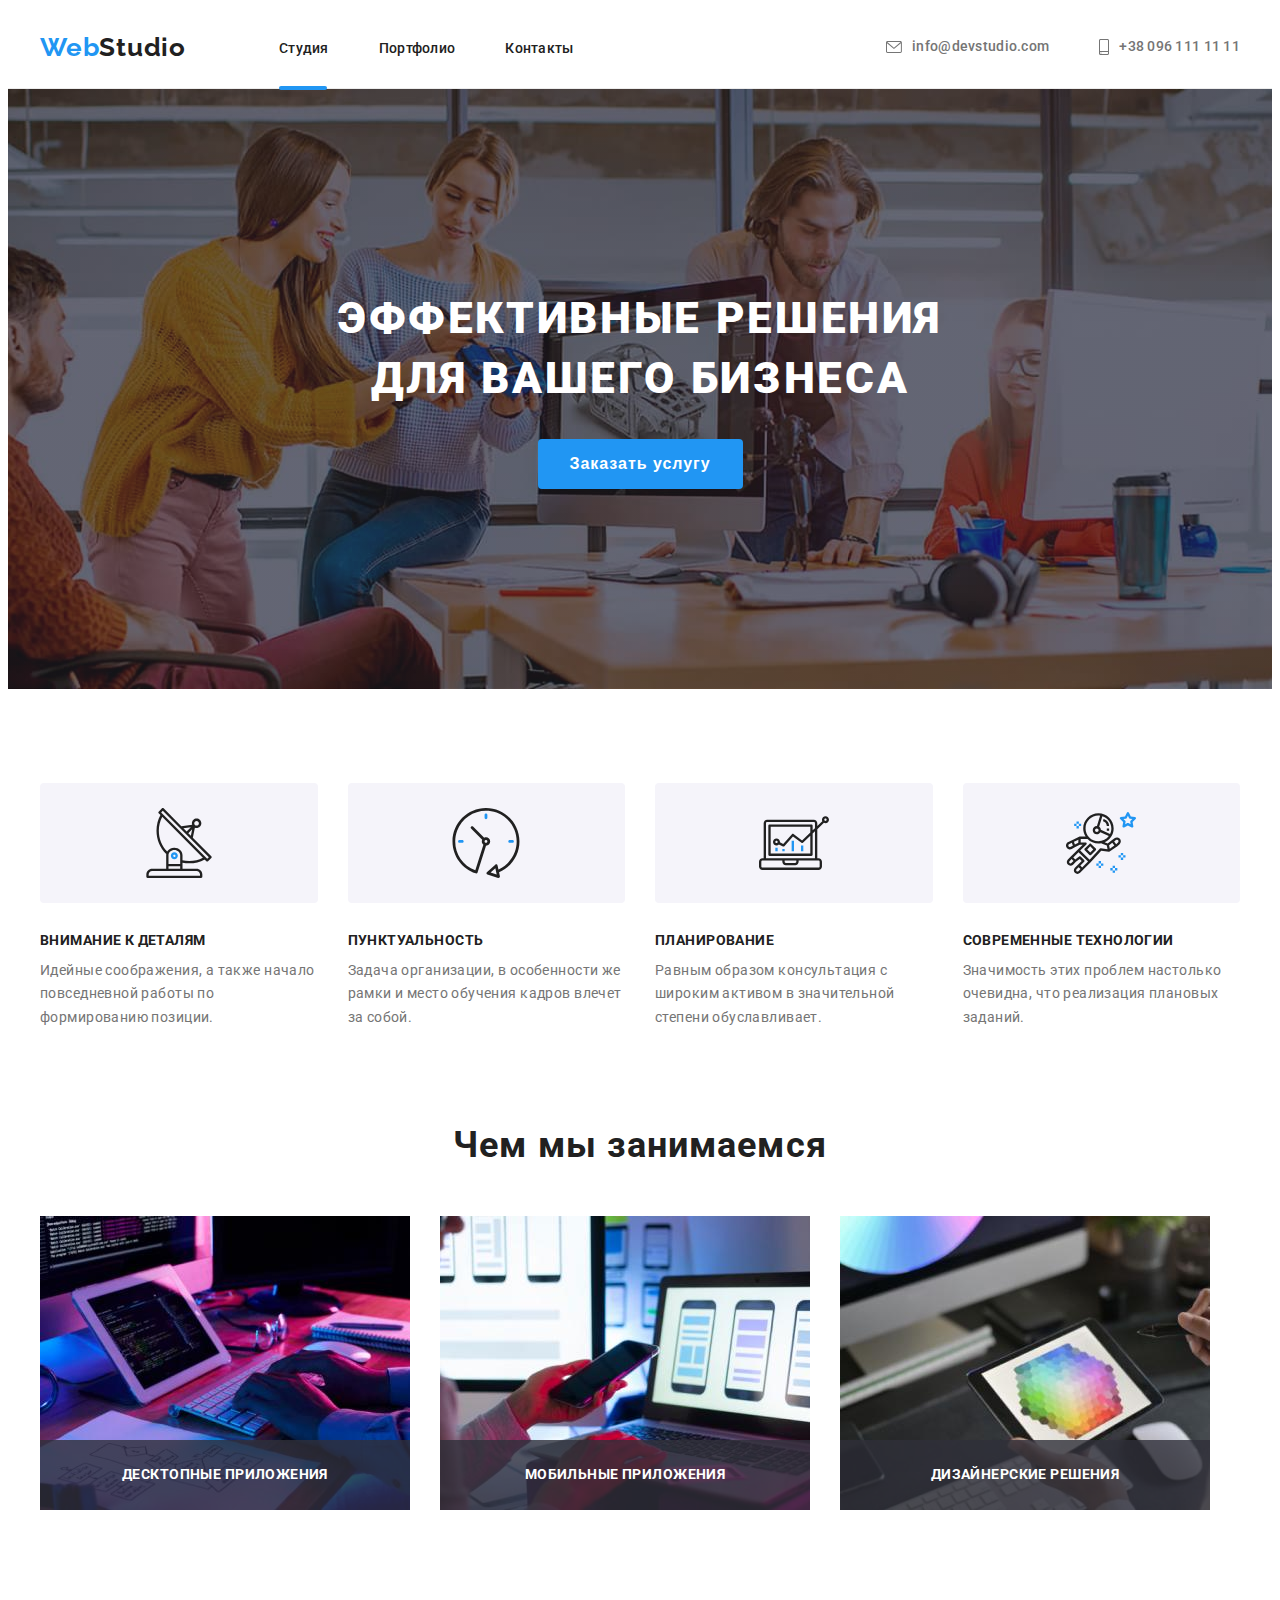
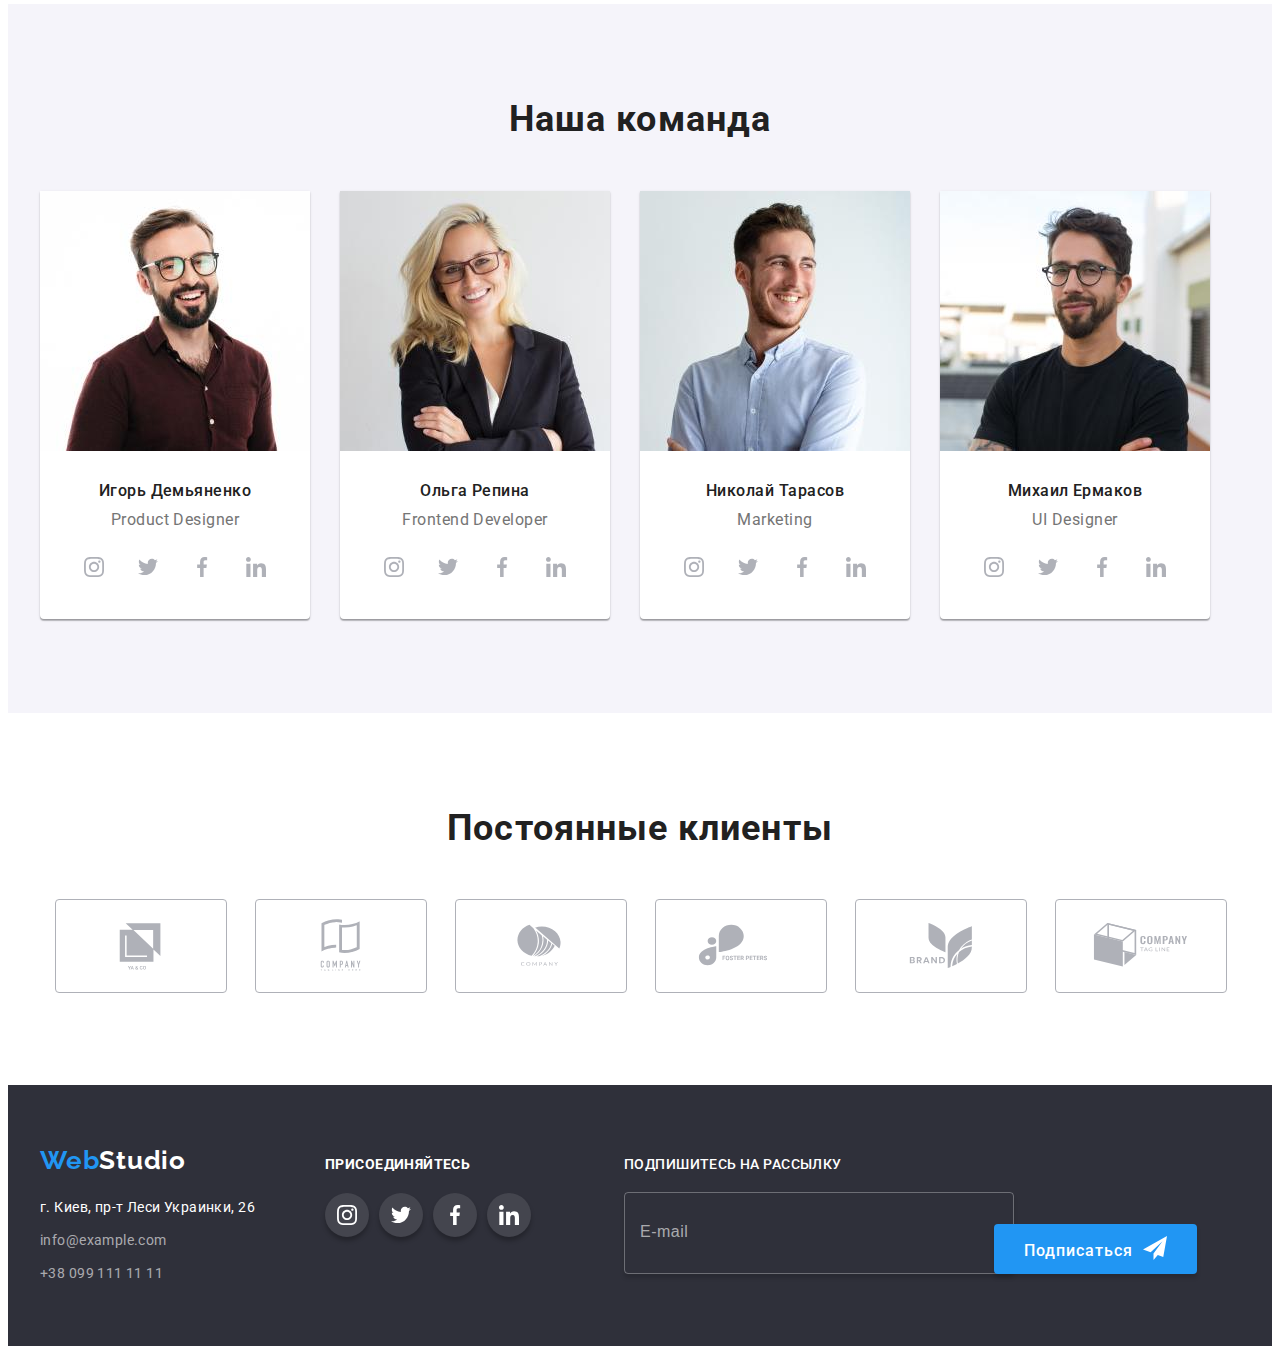
<file: index.html>
<!DOCTYPE html>
<html lang="ru">

<head>
    <meta charset="UTF-8">
    <meta http-equiv="X-UA-Compatible" content="IE=edge">
    <meta name="viewport" content="width=device-width, initial-scale=1.0">
    <title>Studio</title>
    <link rel="preconnect" href="https://fonts.googleapis.com">
    <link rel="preconnect" href="https://fonts.gstatic.com" crossorigin>
    <link href="https://fonts.googleapis.com/css2?family=Raleway:wght@700&family=Roboto:wght@400;500;700;900&display=swap"
        rel="stylesheet">
    <link rel="stylesheet" href="https://cdnjs.cloudflare.com/ajax/libs/modern-normalize/1.1.0/modern-normalize.min.css"
        integrity="sha512-wpPYUAdjBVSE4KJnH1VR1HeZfpl1ub8YT/NKx4PuQ5NmX2tKuGu6U/JRp5y+Y8XG2tV+wKQpNHVUX03MfMFn9Q=="
        crossorigin="anonymous" referrerpolicy="no-referrer" />
    <link rel="stylesheet" href="./css/main.min.css"/>
</head>

<body>
    <!--Heder-->
    <header class="header">
        <div class="container header__container">
            <nav class="header-nav">
                <a class="link logo header-logo" href="#">Web<span class="link logo logo--black">Studio</span> </a>
                <ul class="header-nav__list">
                    <li class="header-nav__item"><a class="link header-nav__link current" href="./index.html">Студия</a></li>
                    <li class="header-nav__item"><a class="link header-nav__link" href="./portfolio.html">Портфолио</a>
                    </li>
                    <li class="header-nav__item"><a class="link header-nav__link" href="#">Контакты</a></li>
                </ul>
            </nav>
            <ul class="container-connection">
                <li class="header-connection__item"> 
                <a class="link header-connection__link" href="mailto:info@devstudio.com"> <svg class="header-connection__icon" width="16" height="12">
                    <use href="./images/icons.svg#icon-envelope">
                    </use>
                </svg> info@devstudio.com
                </a>
            </li>
                <li class="header-item-connection">
                    <a class="link header-connection__link" href="tel:+380961111111"> <svg class="header-connection__icon" width="10" height="16">
                        <use href="./images/icons.svg#icon-smartphone">
                        </use>
                    </svg> +38 096 111 11 11
                    </a>
                </li>
            </ul>
        </div>
    </header>
    <main>
        <!--Hero-->
        <section class="hero">
            <div class="hero__container">
                <h1 class="hero__title">Эффективные решения <br> для вашего бизнеса </h1>
                <button class="hero__btn" type="button" data-modal-open>Заказать услугу</button>
            </div>
        </section>
        <!--Features-->
        <section class="section">
            <div class="container">
                <h2 class="visually-hidden">Особенности работы</h2>
                <ul class="features__list">
                    <li class="features__item">
                        <div class="features-figure__container">
                            <svg class="features-figure__icon" width="70" height="70">
                                <use href="./images/icons.svg#icon-antenna"></use>
                            </svg>
                        </div>
                        <h3 class="features__title">Внимание к деталям</h3>
                        <p class="features__text">Идейные соображения, а также начало повседневной работы по формированию
                            позиции.</p>
                    </li>
                    <li class="features__item">
                        <div class="features-figure__container">
                            <svg class="features-figure__icon" width="70" height="70">
                                <use href="./images/icons.svg#icon-clock"></use>
                            </svg>
                        </div>
                        <h3 class="features__title">Пунктуальность</h3>
                        <p class="features__text">Задача организации, в особенности же рамки и место обучения кадров влечет
                            за собой.</p>
                    </li>
                    <li class="features__item">
                        <div class="features-figure__container">
                            <svg class="features-figure__icon" width="70" height="70">
                                <use href="./images/icons.svg#icon-diagram"></use>
                            </svg>
                        </div>
                        <h3 class="features__title">Планирование</h3>
                        <p class="features__text">Равным образом консультация с широким активом в значительной степени
                            обуславливает.</p>
                    </li>
                    <li class="features__item">
                        <div class="features-figure__container">
                            <svg class="features-figure__icon" width="70" height="70">
                                <use href="./images/icons.svg#icon-astronaut"></use>
                            </svg>
                        </div>
                        <h3 class="features__title">Современные технологии</h3>
                        <p class="features__text">Значимость этих проблем настолько очевидна, что реализация плановых
                            заданий.</p>
                    </li>
                </ul>
            </div>
        </section>
        <!--About-->
        <section class="about section">
            <div class="container">
                <h2 class="section__title">Чем мы занимаемся</h2>
                <ul class="about__list">
                    <li class="about__item">
                        <div class="about__wrap">
                        <img src="./images/img-about-1.jpg" alt="набор текста на компьютере"
                            width="370" height="294">
                        <p class="about-top__text">Десктопные приложения</p>
                        </div>
                        </li>
                    <li class="about__item">
                        <div class="about__wrap">
                        <img src="./images/img-about-2.jpg" alt="работа на смартфоне и ноутбуке"
                            width="370" height="294">
                            <p class="about-top__text"> Мобильные приложения</p>
                        </div>
                        </li>
                    <li class="about__item">
                        <div class="about__wrap">
                        <img src="./images/img-about-3.jpg" alt="работа на планшете" width="370"
                            height="294">
                            <p class="about-top__text">Дизайнерские решения</p>
                        </div>
                        </li>
                </ul>
            </div>
        </section>
        <!--Team-->
        <section class="section team">
            <div class="container team__container">
                <h2 class="section__title">Наша команда</h2>
                <ul class="team__list">
                    <li class="team__item"><img class="team-img" src="./images/img-team-1.jpg"
                            alt="мужчина с бородой в очках улыбается" width="270" height="260">
                        <div class="team__wrapper">
                            <h3 class="team__member">Игорь Демьяненко</h3>
                            <p class="team__text" lang="en">Product Designer</p>
                            <ul class="social__list">
                                <li class="social__item">
                                    <a href="" class="social__link"> 
                                        <svg class="social__icon" width="20" height="20">
                                            <use href="./images/icons.svg#icon-instagram"></use>
                                    </svg> </a>
                                </li>
                                <li class="social__item">
                                <a href="" class="social__link">
                                    <svg class="social__icon" width="20" height="20">
                                        <use href="./images/icons.svg#icon-twitter"></use>
                                    </svg> </a>
                                </li>
                                <li class="social__item">
                                    <a href="" class="social__link">
                                        <svg class="social__icon" width="20" height="20">
                                            <use href="./images/icons.svg#icon-facebook"></use>
                                        </svg> </a>
                                </li>
                                <li class="social__item">
                                    <a href="" class="social__link">
                                        <svg class="social__icon" width="20" height="20">
                                            <use href="./images/icons.svg#icon-linkedin"></use>
                                        </svg> </a>
                                </li>
                            </ul>
                        </div>
                    </li>
                    <li class="team__item"><img class="team-img" src="./images/img-team-2.jpg"
                            alt="женщина с белыми волосами в очках улыбается" width="270" height="260">
                        <div class="team__wrapper">
                            <h3 class="team__member">Ольга Репина</h3>
                            <p class="team__text" lang="en">Frontend Developer</p>
                            <ul class="social__list">
                                <li class="social__item">
                                    <a href="" class="social__link">
                                        <svg class="social__icon" width="20" height="20">
                                            <use href="./images/icons.svg#icon-instagram"></use>
                                        </svg> </a>
                                </li>
                                <li class="social__item">
                                    <a href="" class="social__link">
                                        <svg class="social__icon" width="20" height="20">
                                            <use href="./images/icons.svg#icon-twitter"></use>
                                        </svg> </a>
                                </li>
                                <li class="social__item">
                                    <a href="" class="social__link">
                                        <svg class="social__icon" width="20" height="20">
                                            <use href="./images/icons.svg#icon-facebook"></use>
                                        </svg> </a>
                                </li>
                                <li class="social__item">
                                    <a href="" class="social__link">
                                        <svg class="social__icon" width="20" height="20">
                                            <use href="./images/icons.svg#icon-linkedin"></use>
                                        </svg> </a>
                                </li>
                            </ul>
                        </div>
                    </li>
                    <li class="team__item"><img class="team-img" src="./images/img-team-3.jpg"
                            alt="мужчина с бородой улыбается" width="270" height="260">
                        <div class="team__wrapper">
                            <h3 class="team__member">Николай Тарасов</h3>
                            <p class="team__text" lang="en">Marketing</p>
                            <ul class="social__list">
                                <li class="social__item">
                                    <a href="" class="social__link">
                                        <svg class="social__icon" width="20" height="20">
                                            <use href="./images/icons.svg#icon-instagram"></use>
                                        </svg> </a>
                                </li>
                                <li class="social__item">
                                    <a href="" class="social__link">
                                        <svg class="social__icon" width="20" height="20">
                                            <use href="./images/icons.svg#icon-twitter"></use>
                                        </svg> </a>
                                </li>
                                <li class="social__item">
                                    <a href="" class="social__link">
                                        <svg class="social__icon" width="20" height="20">
                                            <use href="./images/icons.svg#icon-facebook"></use>
                                        </svg> </a>
                                </li>
                                <li class="social__item">
                                    <a href="" class="social__link">
                                        <svg class="social__icon" width="20" height="20">
                                            <use href="./images/icons.svg#icon-linkedin"></use>
                                        </svg> </a>
                                </li>
                            </ul>
                        </div>
                    </li>
                    <li class="team__item"><img class="team-img" src="./images/img-team-4.jpg"
                            alt="мужчина с бородой в очках" width="270" height="260">
                        <div class="team__wrapper">
                            <h3 class="team__member">Михаил Ермаков</h3>
                            <p class="team__text" lang="en">UI Designer</p>
                            <ul class="social__list">
                                <li class="social__item">
                                    <a href="" class="social__link">
                                        <svg class="social__icon" width="20" height="20">
                                            <use href="./images/icons.svg#icon-instagram"></use>
                                        </svg> </a>
                                </li>
                                <li class="social__item">
                                    <a href="" class="social__link">
                                        <svg class="social__icon" width="20" height="20">
                                            <use href="./images/icons.svg#icon-twitter"></use>
                                        </svg> </a>
                                </li>
                                <li class="social__item">
                                    <a href="" class="social__link">
                                        <svg class="social__icon" width="20" height="20">
                                            <use href="./images/icons.svg#icon-facebook"></use>
                                        </svg> </a>
                                </li>
                                <li class="social__item">
                                    <a href="" class="social__link">
                                        <svg class="social__icon" width="20" height="20">
                                            <use href="./images/icons.svg#icon-linkedin"></use>
                                        </svg> </a>
                                </li>
                            </ul>
                        </div>
                    </li>
                </ul>
            </div>
        </section>
        <!--Clients-->
        <section class="section clients">
            <div class="container">
                <h2 class="section__title">Постоянные клиенты</h2>
                <ul class="clients__list">
                    <li class="clients__item">
                        <a href="" class="clients__link">
                            <svg class="clients__icon" width="106" height="60">
                                <use href="./images/icons.svg#icon-Logo"></use>
                            </svg> 
                        </a>
                    </li>
                    <li class="clients__item">
                        <a href="" class="clients__link">
                            <svg class="clients__icon" width="106" height="60">
                                <use href="./images/icons.svg#icon-Logo-1"></use>
                            </svg>
                        </a>
                    </li>
                    <li class="clients__item">
                        <a href="" class="clients__link">
                            <svg class="clients__icon" width="106" height="60">
                                <use href="./images/icons.svg#icon-Logo-2"></use>
                            </svg>
                        </a>
                    </li>
                    <li class="clients__item">
                        <a href="" class="clients__link">
                            <svg class="clients__icon" width="106" height="60">
                                <use href="./images/icons.svg#icon-Logo-3"></use>
                            </svg>
                        </a>
                    </li>
                    <li class="clients__item">
                        <a href="" class="clients__link">
                            <svg class="clients__icon" width="106" height="60">
                                <use href="./images/icons.svg#icon-Logo-4"></use>
                            </svg>
                        </a>
                    </li>
                    <li class="clients__item">
                        <a href="" class="clients__link">
                            <svg class="clients__icon" width="106" height="60">
                                <use href="./images/icons.svg#icon-Logo-5"></use>
                            </svg>
                        </a>
                    </li>
                                
                </ul>
            </div>
        </section>
    </main>
    <!--Footer-->
    <footer class="footer">
        <div class="container footer__container">
            <div class="footer-contacts">
            <a class="link logo footer__logo" href="#">Web<span class="link logo logo-white">Studio</span></a>
            <address>
                <ul class="footer__list">
                    <li class="footer__item"> <a class="footer-address link" href="https://goo.gl/maps/AKUyDyYheWw1DLar9"
                            target="_blank" rel="noreferrer noopener">г. Киев, пр-т Леси Украинки, 26</a> 
                        </li>
                    <li class="footer__item"> <a class="footer-connection link"
                            href="mailto:info@example.com">info@example.com</a> 
                        </li>
                    <li class="footer__item"> <a class="footer-connection link" href="tel:+380991111111">+38 099 111 11 11</a> 
                    </li>
                </ul>
            </address>
            </div>
                <div class="footer-social">
                    <h3 class="footer__title">присоединяйтесь
                    </h3>
                    <ul class="social__list">
                        <li class="social__item">
                            <a href="" class="social__link footer-social__link">
                                <svg class="social__icon footer-social__icon" width="20" height="20">
                                    <use href="./images/icons.svg#icon-instagram"></use>
                                </svg> </a>
                        </li>
                        <li class="social__item">
                            <a href="" class="social__link footer-social__link">
                                <svg class="social___icon footer-social__icon" width="20" height="20">
                                    <use href="./images/icons.svg#icon-twitter"></use>
                                </svg> </a>
                        </li>
                        <li class="social__item">
                            <a href="" class="social__link footer-social__link" >
                                <svg class="social__icon footer-social__icon" width="20" height="20">
                                    <use href="./images/icons.svg#icon-facebook"></use>
                                </svg> </a>
                        </li>
                        <li class="social__item">
                            <a href="" class="social__link footer-social__link">
                                <svg class="social__icon footer-social__icon" width="20" height="20">
                                    <use href="./images/icons.svg#icon-linkedin"></use>
                                </svg> </a>
                        </li>
                    </ul>
                </div>
                <div class="footer-form__container">
                    <form action="#" class="footer-form">
                        <div class="footer-box">
                            <label class="footer-form__text" for="email">Подпишитесь на рассылку</label>
                            <input class="footer-form__input" type="email" name="user-mail" id="email" placeholder="E-mail">
                        </div>
                        <button class="footer-form__btn button" type="submit">Подписаться
                            <svg class="footer-form__icon" width="24" height="24">
                                <use href="./images/icons.svg#icon-icon-send"></use>
                            </svg>
                        </button>
                    </form>
                </div>
        </div>
    </footer>
    <!--Modal-->
    <div class="backdrop is-hidden" data-modal>
        <div class="modal">
            <button type="button" class="modal-close" data-modal-close> 
                <svg class="modal-close__icon" width="18" height="18">  
                    <use href="./images/icons.svg#icon-close"></use></svg>
            </button>
            <p class="modal__title">Оставьте свои данные, мы вам перезвоним</p>
            <form action="#" class="modal-form">
                <label class="modal-form__field">Имя
                    <span class="modal-form__wrapper">
                        <input type="text" required name="user-name" class="modal-form__input"/>
                        <svg class="modal__icon" width="18" height="18">
                        <use href="./images/icons.svg#icon-person-black-18dp-1"></use></svg>
                    </span>
                </label>
                <label class="modal-form__field">Телефон
                    <span class="modal-form__wrapper">
                        <input type="tel" name="user-tel" required class="modal-form__input"/>
                        <svg class="modal__icon" width="18" height="18">
                        <use href="./images/icons.svg#icon-phone-black-18dp-1"></use></svg>
                    </span>
                </label>
                <label class="modal-form__field">Почта
                    <span class="modal-form__wrapper">
                        <input type="email" name="user-email" required class="modal-form__input"/>
                        <svg class="modal__icon" width="18" height="18">
                        <use href="./images/icons.svg#icon-email-black-18dp-1"></use>
                        </svg>
                    </span>
                </label>
                <label class="modal-form__field">Комментарий
                    <textarea name="text" class="modal-form__text" placeholder="Введите текст"></textarea>
                </label>
                <div>
                    <input type="checkbox" name="policy" class="modal__check visually-hidden" id="policy"/>
                    <label for="policy" class="modal__text">
                    <span class="check__wrapper"><svg class="check__icon" width="11" height="8"><use href="./images/icons.svg#icon-Vector"></use></svg></span> Соглашаюсь с рассылкой и принимаю &nbsp;<a href="" class="check__link">Условия договора</a>
                    </label>
                </div>
                <button type="submit" class="modal__btn">Отправить</button>
            </form>
        </div>
    </div>
    <script src="./js/modal.js"></script>
</body>
</html>
</file>
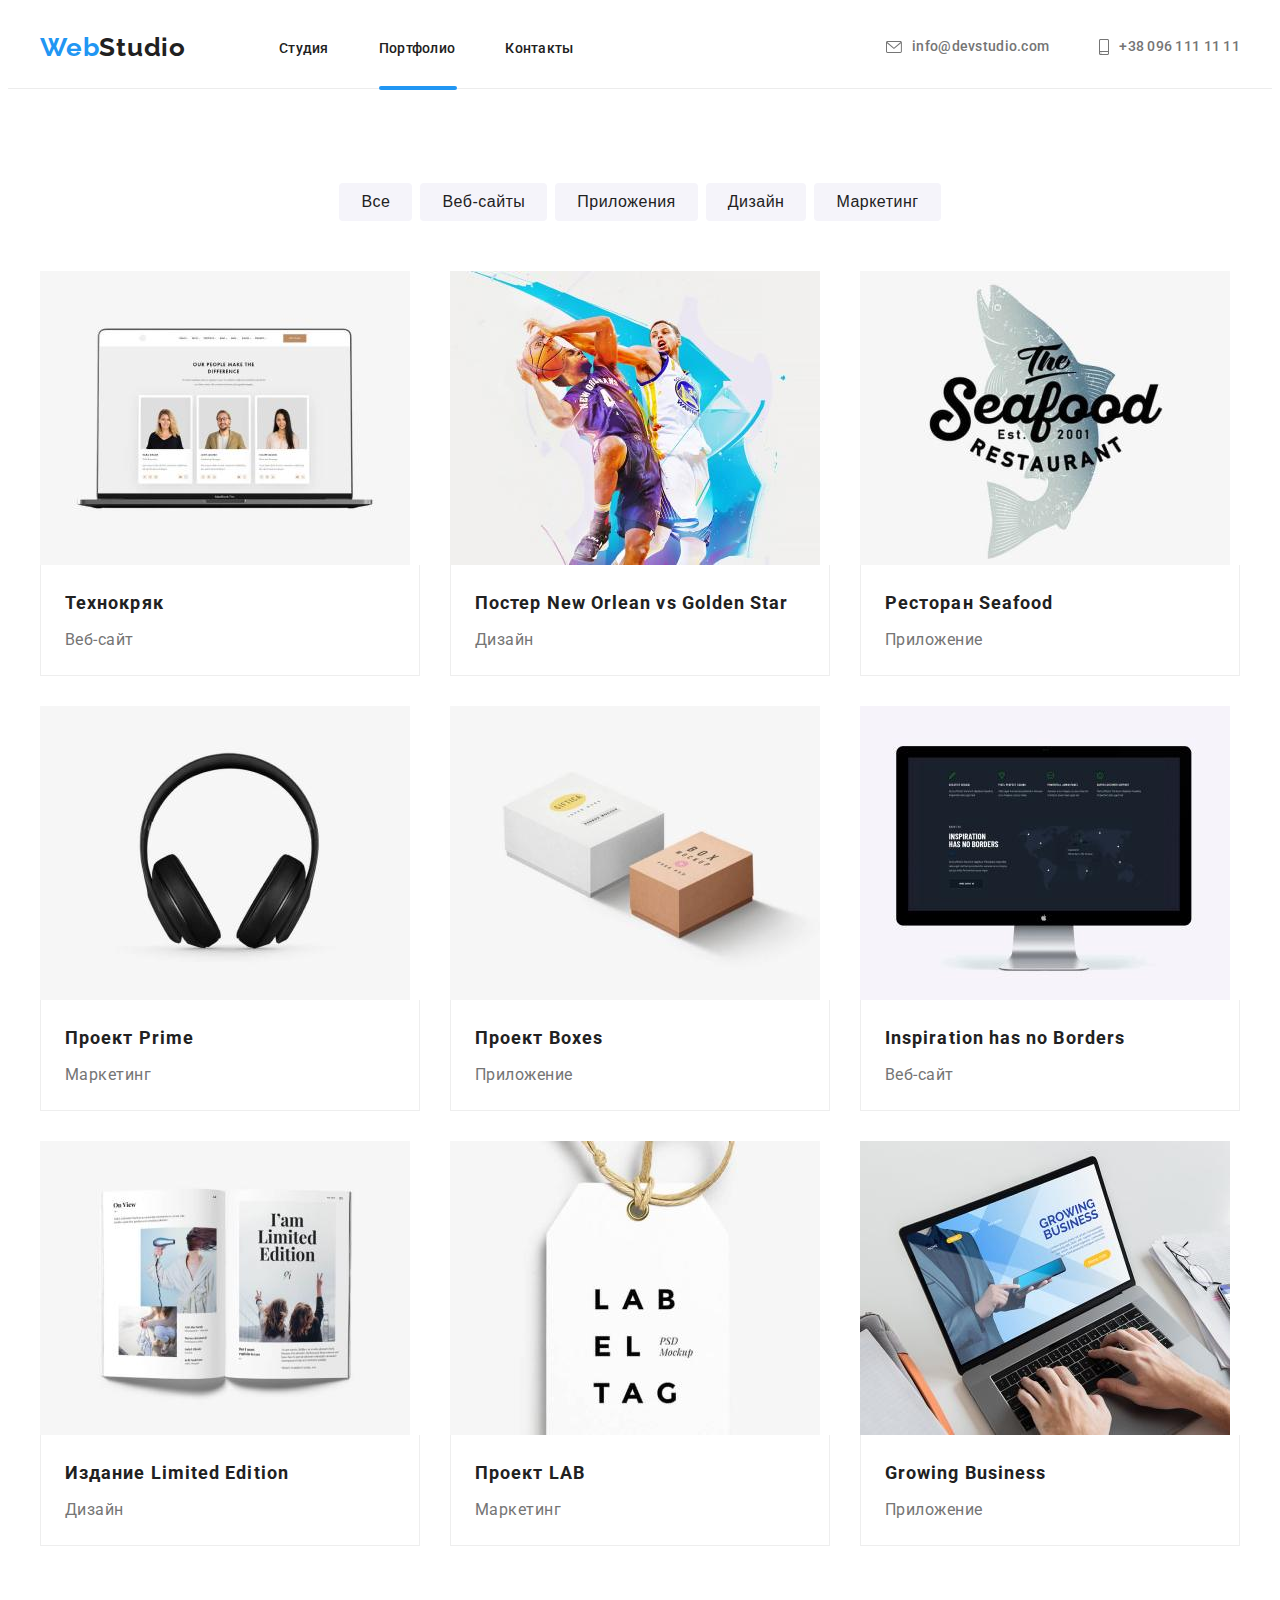
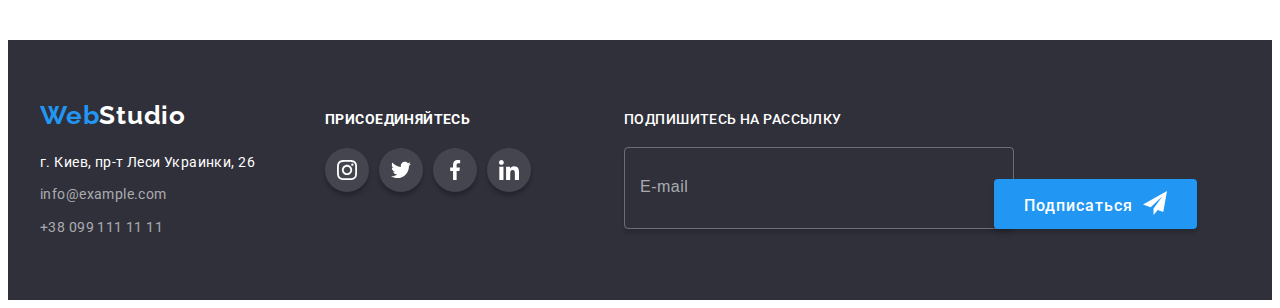
<file: portfolio.html>
<!DOCTYPE html>
<html lang="ru">

<head>
    <meta charset="UTF-8">
    <meta http-equiv="X-UA-Compatible" content="IE=edge">
    <meta name="viewport" content="width=device-width, initial-scale=1.0">
    <title>Portfolio</title>
    <link rel="preconnect" href="https://fonts.googleapis.com">
    <link rel="preconnect" href="https://fonts.gstatic.com" crossorigin>
    <link
        href="https://fonts.googleapis.com/css2?family=Raleway:wght@700&family=Roboto:wght@400;500;700;900&display=swap"
        rel="stylesheet">
    <link rel="stylesheet" href="https://cdnjs.cloudflare.com/ajax/libs/modern-normalize/1.1.0/modern-normalize.min.css"
        integrity="sha512-wpPYUAdjBVSE4KJnH1VR1HeZfpl1ub8YT/NKx4PuQ5NmX2tKuGu6U/JRp5y+Y8XG2tV+wKQpNHVUX03MfMFn9Q=="
        crossorigin="anonymous" referrerpolicy="no-referrer" />
    <link rel="stylesheet" href="./css/main.min.css"/>
</head>

<body> 
    <!--Heder-->
        <header class="header">
            <div class="container header__container">
                <nav class="header-nav">
                    <a class="link logo header-logo" href="#">Web<span class="link logo logo--black">Studio</span> </a>
                    <ul class="header-nav__list">
                        <li class="header-nav__item"><a class="link header-nav__link" href="./index.html">Студия</a>
                        </li>
                        <li class="header-nav__item"><a class="link header-nav__link current-portfolio" href="./portfolio.html">Портфолио</a>
                        </li>
                        <li class="header-nav__item"><a class="link header-nav__link" href="#">Контакты</a></li>
                    </ul>
                </nav>
                <ul class="container-connection">
                    <li class="header-connection__item">
                        <a class="link header-connection__link" href="mailto:info@devstudio.com"> <svg
                                class="header-connection__icon" width="16" height="12">
                                <use href="./images/icons.svg#icon-envelope">
                                </use>
                            </svg> info@devstudio.com
                        </a>
                    </li>
                    <li class="header-item-connection">
                        <a class="link header-connection__link" href="tel:+380961111111"> <svg class="header-connection__icon"
                                width="10" height="16">
                                <use href="./images/icons.svg#icon-smartphone">
                                </use>
                            </svg> +38 096 111 11 11
                        </a>
                    </li>
                </ul>
            </div>
        </header>
    <main>
        <!--Portfolio-->
        <section class="section">
            <div class="container">
                <h1 class="visually-hidden">Портфолио</h1>
                <ul class="filter__list">
                    <li class="filter__item"> <button class="filter__btn" type="button"> Все </button> </li>
                    <li class="filter__item"> <button class="filter__btn" type="button">Веб-сайты</button> </li>
                    <li class="filter__item"> <button class="filter__btn" type="button">Приложения</button> </li>
                    <li class="filter__item"> <button class="filter__btn" type="button">Дизайн</button> </li>
                    <li class="filter__item"> <button class="filter__btn" type="button">Маркетинг</button></li>
                </ul>
                <ul class="portfolio__list">
                    <li class="portfolio__item">
                        <a href="" class="link portfolio__link">
                            <div class="portfolio__wrap">
                                <img class="portfolio__img" src="./images/img-gallery-1.jpg"
                                alt="люди в экране ноутбука" width="370" height="294">
                                <p class="portfolio-top__text">Технокряк это современная площадка распространения коронавируса. Компании используют эту платформу для цифрового
                                шпионажа и атак на защищённые сервера конкурентов.</p>
                            </div>
                            <div class="container-border">
                                <h2 class="portfolio__title">Технокряк</h2>
                                <p class="portfolio__text">Веб-сайт</p>
                            </div>
                        </a>
                    </li>
                    <li class="portfolio__item">
                        <a href="" class="link portfolio__link">
                            <div class="portfolio__wrap">
                            <img class="portfolio__img" src="./images/img-gallery-2.jpg"
                            alt="два баскетболиста" width="370" height="294">
                            <p class="portfolio-top__text">Технокряк это современная площадка распространения коронавируса. Компании используют эту
                                платформу для цифрового
                                шпионажа и атак на защищённые сервера конкурентов.</p>
                            </div>
                            <div class="container-border">
                            <h2 class="portfolio__title">Постер New Orlean vs Golden Star</h2>
                            <p class="portfolio__text">Дизайн</p>
                        </div>
                        </a>
                    </li>
                    <li class="portfolio__item">
                        <a href="" class="link portfolio__link">
                        <div class="portfolio__wrap">
                            <img class="portfolio__img" src="./images/img-gallery-3.jpg"
                            alt="логотип ресторана" width="370" height="294">
                            <p class="portfolio-top__text">Технокряк это современная площадка распространения коронавируса. Компании используют эту
                                платформу для цифрового
                                шпионажа и атак на защищённые сервера конкурентов.</p>
                                </div>
                        <div class="container-border">
                            <h2 class="portfolio__title">Ресторан Seafood</h2>
                            <p class="portfolio__text">Приложение</p>
                        </div>
                        </a>
                    </li>
                    <li class="portfolio__item">
                        <a href="" class="link portfolio__link">
                        <div class="portfolio__wrap">
                            <img class="portfolio__img" src="./images/img-gallery-4.jpg"
                            alt="наушники" width="370" height="294">
                            <p class="portfolio-top__text">Технокряк это современная площадка распространения коронавируса. Компании используют эту
                                платформу для цифрового
                                шпионажа и атак на защищённые сервера конкурентов.</p>
                            </div>
                        <div class="container-border">
                            <h2 class="portfolio__title">Проект Prime</h2>
                            <p class="portfolio__text">Маркетинг</p>
                        </div>
                        </a>
                    </li>
                    <li class="portfolio__item">
                        <a href="" class="link portfolio__link">
                        <div class="portfolio__wrap">
                            <img class="portfolio__img" src="./images/img-gallery-5.jpg"
                            alt="две коробки" width="370" height="294">
                            <p class="portfolio-top__text">Технокряк это современная площадка распространения коронавируса. Компании используют эту
                                платформу для цифрового
                                шпионажа и атак на защищённые сервера конкурентов.</p>
                            </div>
                        <div class="container-border">
                            <h2 class="portfolio__title">Проект Boxes</h2>
                            <p class="portfolio__text">Приложение</p>
                        </div>
                        </a>
                    </li>
                    <li class="portfolio__item">
                        <a href="" class="link portfolio__link">
                        <div class="portfolio__wrap">
                            <img class="portfolio__img" src="./images/img-gallery-6.jpg"
                            alt="монитор макбука" width="370" height="294">
                            <p class="portfolio-top__text">Технокряк это современная площадка распространения коронавируса. Компании используют эту
                                платформу для цифрового
                                шпионажа и атак на защищённые сервера конкурентов.</p>
                            </div>
                        <div class="container-border">
                            <h2 class="portfolio__title">Inspiration has no Borders</h2>
                            <p class="portfolio__text">Веб-сайт</p>
                        </div>
                        </a>
                    </li>
                    <li class="portfolio__item">
                        <a href="" class="link portfolio__link">
                        <div class="portfolio__wrap">
                            <img class="portfolio__img" src="./images/img-gallery-7.jpg"
                            alt="открытый журнал" width="370" height="294">
                            <p class="portfolio-top__text">Технокряк это современная площадка распространения коронавируса. Компании используют эту
                                платформу для цифрового
                                шпионажа и атак на защищённые сервера конкурентов.</p>
                            </div>
                        <div class="container-border">
                            <h2 class="portfolio__title">Издание Limited Edition</h2>
                            <p class="portfolio__text">Дизайн</p>
                        </div>
                        </a>
                    </li>
                    <li class="portfolio__item">
                        <a href="" class="link portfolio__link">
                        <div class="portfolio__wrap">
                            <img class="portfolio__img" src="./images/img-gallery-8.jpg"
                            alt="карточка" width="370" height="294">
                            <p class="portfolio-top__text">Технокряк это современная площадка распространения коронавируса. Компании используют эту
                                платформу для цифрового
                                шпионажа и атак на защищённые сервера конкурентов.</p>
                            </div>
                        <div class="container-border">
                            <h2 class="portfolio__title">Проект LAB</h2>
                            <p class="portfolio__text">Маркетинг</p>
                        </div>
                        </a>
                    </li>
                    <li class="portfolio__item">
                        <a href="" class="link portfolio__link">
                        <div class="portfolio__wrap">
                            <img class="portfolio__img" src="./images/img-gallery-9.jpg"
                            alt="работа на ноутбуке" width="370" height="294">
                            <p class="portfolio-top__text">Технокряк это современная площадка распространения коронавируса. Компании используют эту
                                платформу для цифрового
                                шпионажа и атак на защищённые сервера конкурентов.</p>
                            </div>
                        <div class="container-border">
                            <h2 class="portfolio__title">Growing Business</h2>
                            <p class="portfolio__text">Приложение</p>
                        </div>
                        </a>
                    </li>
                </ul>
            </div>
        </section>
    </main>
    <!--Footer-->
    <!--Footer-->
    <footer class="footer">
        <div class="container footer__container">
            <div class="footer-contacts">
                <a class="link logo footer__logo" href="#">Web<span class="link logo logo-white">Studio</span></a>
                <address>
                    <ul class="footer__list">
                        <li class="footer__item"> <a class="footer-address link"
                                href="https://goo.gl/maps/AKUyDyYheWw1DLar9" target="_blank" rel="noreferrer noopener">г.
                                Киев, пр-т Леси Украинки, 26</a>
                        </li>
                        <li class="footer__item"> <a class="footer-connection link"
                                href="mailto:info@example.com">info@example.com</a>
                        </li>
                        <li class="footer__item"> <a class="footer-connection link" href="tel:+380991111111">+38 099 111 11
                                11</a>
                        </li>
                    </ul>
                </address>
            </div>
            <div class="footer-social">
                <h3 class="footer__title">присоединяйтесь
                </h3>
                <ul class="social__list">
                    <li class="social__item">
                        <a href="" class="social__link footer-social__link">
                            <svg class="social__icon footer-social__icon" width="20" height="20">
                                <use href="./images/icons.svg#icon-instagram"></use>
                            </svg> </a>
                    </li>
                    <li class="social__item">
                        <a href="" class="social__link footer-social__link">
                            <svg class="social___icon footer-social__icon" width="20" height="20">
                                <use href="./images/icons.svg#icon-twitter"></use>
                            </svg> </a>
                    </li>
                    <li class="social__item">
                        <a href="" class="social__link footer-social__link">
                            <svg class="social__icon footer-social__icon" width="20" height="20">
                                <use href="./images/icons.svg#icon-facebook"></use>
                            </svg> </a>
                    </li>
                    <li class="social__item">
                        <a href="" class="social__link footer-social__link">
                            <svg class="social__icon footer-social__icon" width="20" height="20">
                                <use href="./images/icons.svg#icon-linkedin"></use>
                            </svg> </a>
                    </li>
                </ul>
            </div>
            <div class="footer-form__container">
                <form action="#" class="footer-form">
                    <div class="footer-box">
                        <label class="footer-form__text" for="email">Подпишитесь на рассылку</label>
                        <input class="footer-form__input" type="email" name="user-mail" id="email" placeholder="E-mail">
                    </div>
                    <button class="footer-form__btn button" type="submit">Подписаться
                        <svg class="footer-form__icon" width="24" height="24">
                            <use href="./images/icons.svg#icon-icon-send"></use>
                        </svg>
                    </button>
                </form>
            </div>
        </div>
    </footer>
</body>

</html>
</file>
<file: css/main.min.css>
:root{--header-link-color: #212121;--header-address-color: #757575;--main-color: #ffff;--title-color: #212121;--text-color: #757575;--accent-color: #2196f3;--footer-color: #ffff;--footer-connection-color: rgba(255, 255, 255, 0.6);--btn-color: #212121;--icon-color: #ffffff}h1,h2,h3,h4,h5{margin:0;padding:0}p{margin:0;padding:0}ul{margin:0;padding:0;list-style:none}img{max-width:100%;height:auto;display:block}.link{text-decoration:none}.container{width:1200px;margin:0px auto;padding-left:15px;padding-right:15px}.section{padding-bottom:94px;padding-top:94px}.logo{font-family:Raleway;font-weight:700;font-size:26px;line-height:1.19;letter-spacing:0.03em;color:var(--accent-color)}.header-logo{margin-right:93px;align-items:center}.logo--black{color:var(--header-link-color)}.footer__logo{display:block;margin-bottom:20px}.logo-white{color:var(--footer-color)}body{font-family:"Roboto", sans-serif}.visually-hidden{position:absolute;width:1px;height:1px;margin:-1px;padding:0;overflow:hidden;border:0;clip:rect(0 0 0 0)}.is-hidden{visibility:hidden;opacity:0;pointer-events:none}.header{border-bottom:1px solid #ececec;padding-top:24px;padding-bottom:25px}.header__container{display:flex}.header-nav__list{display:flex;align-items:center}.header-nav__list :not(:last-child){margin-right:50px}.header-nav{display:flex;align-items:center}.header-connection__item:not(:last-child){margin-right:50px}.container-connection{margin-left:auto;display:flex;align-items:center}.header-nav__link{transition:color 250ms cubic-bezier(0.4, 0, 0.2, 1);font-weight:500;font-size:14px;line-height:1.14;letter-spacing:0.02em;color:var(--header-link-color)}.header-nav__link:hover,.header-nav__link:focus{color:var(--accent-color)}.current{position:relative}.current::after{content:"";position:absolute;display:block;width:48px;height:4px;bottom:-34px;background:#2196f3;border-radius:2px}.current-portfolio{position:relative}.current-portfolio::after{content:"";position:absolute;display:block;width:78px;height:4px;bottom:-34px;background:#2196f3;border-radius:2px}.header-connection__link{transition:color 250ms cubic-bezier(0.4, 0, 0.2, 1);display:flex;align-items:center;font-weight:500;font-size:14px;line-height:1.14;letter-spacing:0.02em;color:var(--header-address-color)}.header-connection__link:hover,.header-connection__link:focus{color:var(--accent-color)}.header-connection__link:hover .header-icon,.header-connection__link:focus .header-icon{fill:var(--accent-color)}.header-connection__icon{fill:#757575;margin-right:10px;transition:color 250ms cubic-bezier(0.4, 0, 0.2, 1)}.hero{padding:200px 0px;background-color:#2f303a;background-image:linear-gradient(rgba(47,48,58,0.4), rgba(47,48,58,0.4)),url(../images/hero-fon.jpg);background-repeat:no-repeat;background-position:center;background-size:cover;max-width:1600px;margin-left:auto;margin-right:auto}.hero__title{display:flex;align-items:center;justify-content:center;margin-bottom:30px;font-weight:900;font-size:44px;line-height:1.36;text-align:center;letter-spacing:0.06em;text-transform:uppercase;color:var(--main-color)}.hero__btn{display:block;margin:0 auto;font-weight:700;font-size:16px;line-height:1.87;letter-spacing:0.06em;color:var(--main-color);background-color:#2196f3;cursor:pointer;min-width:200px;height:50px;left:700px;top:430px;padding:10px 32px;border-radius:4px;border:transparent}.features__list{display:flex;flex-wrap:wrap;margin-left:-30px;margin-bottom:-30px}.features__item{flex-basis:calc((100% - 4 * 30px) / 4);margin-left:30px;margin-bottom:30px}.features__title{font-weight:700;font-size:14px;line-height:1.14;letter-spacing:0.03em;text-transform:uppercase;color:var(--title-color)}.features__text{margin-top:10px;font-size:14px;line-height:1.71;letter-spacing:0.03em;color:var(--text-color)}.features-figure__container{height:120px;background:#f5f4fa;border-radius:4px;display:flex;align-items:center;justify-content:center;margin-bottom:30px}.features-figure__icon{display:flex;align-items:center}.about{padding-top:0}.about__list{display:flex}.about__item:not(:last-child){margin-right:30px}.about__wrap{position:relative}.about-top__text{position:absolute;bottom:0;height:70px;display:flex;justify-content:center;align-items:center;width:100%;font-weight:700;font-size:14px;line-height:1.14;letter-spacing:0.03em;text-transform:uppercase;color:var(--icon-color);background:rgba(47,48,58,0.8)}.team{background-color:#f5f4fa}.section__title{font-weight:700;font-size:36px;line-height:1.17;text-align:center;letter-spacing:0.03em;color:var(--title-color);margin-bottom:50px}.team__list{display:flex}.team__item{background-color:#ffffff;border-radius:0px 0px 4px 4px;box-shadow:0px 1px 3px rgba(0,0,0,0.12),0px 1px 1px rgba(0,0,0,0.14),0px 2px 1px rgba(0,0,0,0.2)}.team__item:not(:last-child){margin-right:30px}.team__wrapper{padding-top:30px;padding-bottom:30px}.team__member{margin-bottom:10px;text-align:center;font-weight:500;font-size:16px;line-height:1.19;letter-spacing:0.03em;color:var(--title-color)}.team__text{font-size:16px;line-height:1.19;letter-spacing:0.03em;color:var(--text-color);margin-bottom:16px;text-align:center}.social__list{display:flex;justify-content:center}.social__item{width:44px;height:44px}.social__item+.social__item{margin-left:10px}.social__link{transition:background-color 250ms cubic-bezier(0.4, 0, 0.2, 1),color 250ms cubic-bezier(0.4, 0, 0.2, 1);width:100%;height:100%;background-color:#ffffff;border-radius:50%;display:flex;align-items:center;justify-content:center}.social__link:focus,.social__link:hover{background-color:var(--accent-color)}.social__link:focus .social__icon,.social__link:hover .social__icon{fill:var(--icon-color)}.social__link:focus,.social__link:hover{color:var(--accent-color)}.social__icon{fill:#afb1b8;transition:fill 250ms cubic-bezier(0.4, 0, 0.2, 1)}.clients__list{display:flex;justify-content:center}.clients__item{width:170px;height:92px}.clients__item+.clients__item{margin-left:30px}.clients__link{transition:border 250ms cubic-bezier(0.4, 0, 0.2, 1);width:100%;height:100%;border:1px solid #afb1b8;border-radius:4px;display:flex;align-items:center;justify-content:center}.clients__link:hover,.clients__link:focus{border:1px solid #2196f3}.clients__link:hover .clients__icon,.clients__link:focus .clients__icon{fill:var(--accent-color)}.clients__icon{transition:fill 250ms cubic-bezier(0.4, 0, 0.2, 1);fill:#afb1b8}.footer{background-color:#2f303a;padding-top:60px;padding-bottom:60px}.footer__container{display:flex;align-items:baseline}.footer__item:not(:last-child){margin-bottom:9px}.footer-address{font-style:normal;font-size:14px;line-height:1.71;letter-spacing:0.03em;color:var(--footer-color)}.footer-connection{transition:color 250ms cubic-bezier(0.4, 0, 0.2, 1);font-style:normal;font-size:14px;line-height:1.71;letter-spacing:0.03em;color:var(--footer-connection-color)}.footer-connection:focus,.footer-connection:hover{color:var(--accent-color)}.footer-social{margin-left:70px}.footer__title{font-weight:bold;font-size:14px;line-height:1.14;letter-spacing:0.03em;text-transform:uppercase;color:var(--icon-color);margin-bottom:20px}.footer-social__link{background-color:rgba(255,255,255,0.1);box-shadow:0px 4px 4px rgba(0,0,0,0.25);transition:background-color 250ms cubic-bezier(0.4, 0, 0.2, 1),box-shadow 250ms cubic-bezier(0.4, 0, 0.2, 1)}.footer-social__icon{fill:var(--icon-color)}.filter__list{display:flex;margin-bottom:50px;justify-content:center}.filter__item:not(:last-child){margin-right:8px}.filter__btn{border-radius:4px;border:transparent;padding:6px 22px;font-weight:500;font-size:16px;line-height:1.62;text-align:center;transition:background-color 250ms cubic-bezier(0.4, 0, 0.2, 1),color 250ms cubic-bezier(0.4, 0, 0.2, 1),box-shadow 250ms cubic-bezier(0.4, 0, 0.2, 1);letter-spacing:0.03em;color:var(--btn-color);background-color:#f5f4fa;cursor:pointer}.filter__btn:hover,.filter__btn:focus{color:var(--main-color);background-color:var(--accent-color);box-shadow:0px 3px 1px rgba(0,0,0,0.1),0px 1px 2px rgba(0,0,0,0.08),0px 2px 2px rgba(0,0,0,0.12)}.portfolio__list{display:flex;flex-wrap:wrap;margin-left:-30px;margin-bottom:-30px}.portfolio__item{flex-basis:calc((100% - 3 * 30px) / 3);margin-left:30px;margin-bottom:30px;background-color:#ffffff;cursor:pointer}.portfolio__link{display:block;transition:box-shadow 250ms cubic-bezier(0.4, 0, 0.2, 1)}.portfolio__link:hover,.portfolio__link:focus{box-shadow:0px 4px 4px rgba(0,0,0,0.06),1px 4px 6px rgba(0,0,0,0.16)}.portfolio__link:hover .portfolio-top__text{transform:translateY(0%)}.portfolio__title{margin-bottom:4px;font-family:Roboto;font-style:normal;font-weight:bold;font-size:18px;line-height:2;letter-spacing:0.06em;color:var(--title-color)}.portfolio__text{font-size:16px;line-height:1.87;letter-spacing:0.03em;color:var(--text-color)}.portfolio__wrap{position:relative;overflow:hidden}.portfolio-top__text{position:absolute;display:flex;padding:63px 24px;height:100%;top:0px;left:0px;font-weight:normal;font-size:18px;line-height:1.56;letter-spacing:0.03em;color:var(--icon-color);background-color:var(--accent-color);transition:background-color 250ms cubic-bezier(0.4, 0, 0.2, 1);transform:translateY(100%)}.container-border{border-left:1px solid #eeeeee;border-bottom:1px solid #eeeeee;border-right:1px solid #eeeeee;padding:20px 24px}.backdrop{width:100vw;height:100vh;background:rgba(0,0,0,0.2);position:fixed;top:0;transition:opacity 250ms cubic-bezier(0.4, 0, 0.2, 1)}.modal{position:absolute;width:528px;min-height:581px;padding:40px;top:50%;left:50%;transform:translate(-50%, -50%) scale(1);opacity:1;transition:transform 250ms cubic-bezier(0.4, 0, 0.2, 1),opacity 250ms cubic-bezier(0.4, 0, 0.2, 1);background:#ffffff;box-shadow:0px 1px 3px rgba(0,0,0,0.12),0px 1px 1px rgba(0,0,0,0.14),0px 2px 1px rgba(0,0,0,0.2);border-radius:4px}.modal-close{position:absolute;top:8px;right:8px;width:30px;height:30px;background:#ffffff;border:1px solid rgba(0,0,0,0.1);border-radius:50%;display:flex;align-items:center;justify-content:center;cursor:pointer}.modal__title{margin-bottom:12px;font-weight:500;font-size:20px;line-height:1.15;text-align:center;letter-spacing:0.03em;color:var(--title-color)}.modal-form{display:block}.modal-form__field{display:block;font-size:12px;line-height:1.16;letter-spacing:0.01em;margin-bottom:20px;color:var(--text-color)}.modal-form__field:focus,.modal-form__field .modal__icon:focus{color:var(--accent-color)}.modal-form__input{padding-left:42px;padding-right:10px;width:100%;height:40px;left:576px;top:314px;border:1px solid rgba(33,33,33,0.2);box-sizing:border-box;border-radius:4px;outline:none;cursor:pointer;transition:border-color 250ms cubic-bezier(0.4, 0, 0.2, 1)}.modal-form__input:focus,.modal-form__input:hover{border-color:var(--accent-color)}.modal-form__input:focus+.modal__icon,.modal-form__input:hover+.modal__icon{fill:var(--accent-color)}.modal-form__wrapper{position:relative}.modal__icon{position:absolute;left:12px;top:50%;transform:translateY(-50%);color:var(--title-color);transition:fill 250ms cubic-bezier(0.4, 0, 0.2, 1)}.modal-form__text{width:100%;height:120px;padding:12px 16px;resize:none;left:576px;top:518px;border:1px solid rgba(33,33,33,0.2);box-sizing:border-box;border-radius:4px;outline:none;transition:border-color 250ms cubic-bezier(0.4, 0, 0.2, 1);cursor:pointer}.modal-form__text:focus,.modal-form__text:hover{border-color:var(--accent-color)}.modal-form__text::placeholder{font-size:12px;line-height:1.16;letter-spacing:0.01em;color:rgba(117,117,117,0.5)}.modal__text{display:flex;margin-bottom:30px;font-size:14px;letter-spacing:0.03em;color:var(--text-color);cursor:pointer}.check__wrapper{width:16px;height:15px;border:2px solid var(--btn-color);border-radius:2px;margin-right:8px;display:flex;align-items:center;justify-content:center}.check__wrapper:focus{background-color:var(--accent-color)}.check__icon{fill:var(--icon-color)}.modal__check:checked+.modal__text .check__wrapper{background-color:var(--accent-color);border:none}.check__link{color:var(--accent-color)}.modal__btn{width:200px;height:50px;font-weight:500;font-size:16px;line-height:1.87;display:block;margin:0 auto;justify-content:center;letter-spacing:0.06em;color:var(--icon-color);background:var(--accent-color);box-shadow:0px 4px 4px rgba(0,0,0,0.15);border-radius:4px;border-color:transparent;cursor:pointer}.footer-form__container{display:flex;width:570px;margin-left:93px}.footer-form{display:flex;align-items:flex-end}.footer-form__text{margin-bottom:20px;font-weight:500;font-size:14px;line-height:16px;letter-spacing:0.03em;text-transform:uppercase;color:var(--icon-color)}.footer-box{display:flex;flex-direction:column;width:358px;margin-right:12px}.footer-form__input{cursor:pointer;width:358px;height:50px;padding:15px;border-radius:4px;outline:none;border:1px solid #ffffff4d;box-shadow:0px 4px 4px 0px #00000026;background-color:inherit;color:var(--icon-color)}.footer-form__input:focus,.footer-form__input:hover{border-color:var(--accent-color)}.footer-form__input::placeholder{font-family:inherit;font-size:16px;line-height:1.25;text-align:left;vertical-align:center;letter-spacing:0.03em;color:#ffffff99}.footer-form__input:not(:placeholder-shown){color:var(--icon-color)}.footer-form__btn{cursor:pointer;display:flex;min-width:200px;height:50px;padding:10px 28px;border-radius:4px;text-align:center;font-family:inherit;font-weight:500;font-size:16px;line-height:1.87;letter-spacing:0.06em;color:var(--icon-color);background-color:var(--accent-color);border-color:transparent;box-shadow:0px 4px 4px 0px #00000026}.footer-form__icon{margin-left:10px}
/*# sourceMappingURL=main.min.css.map */
</file>
